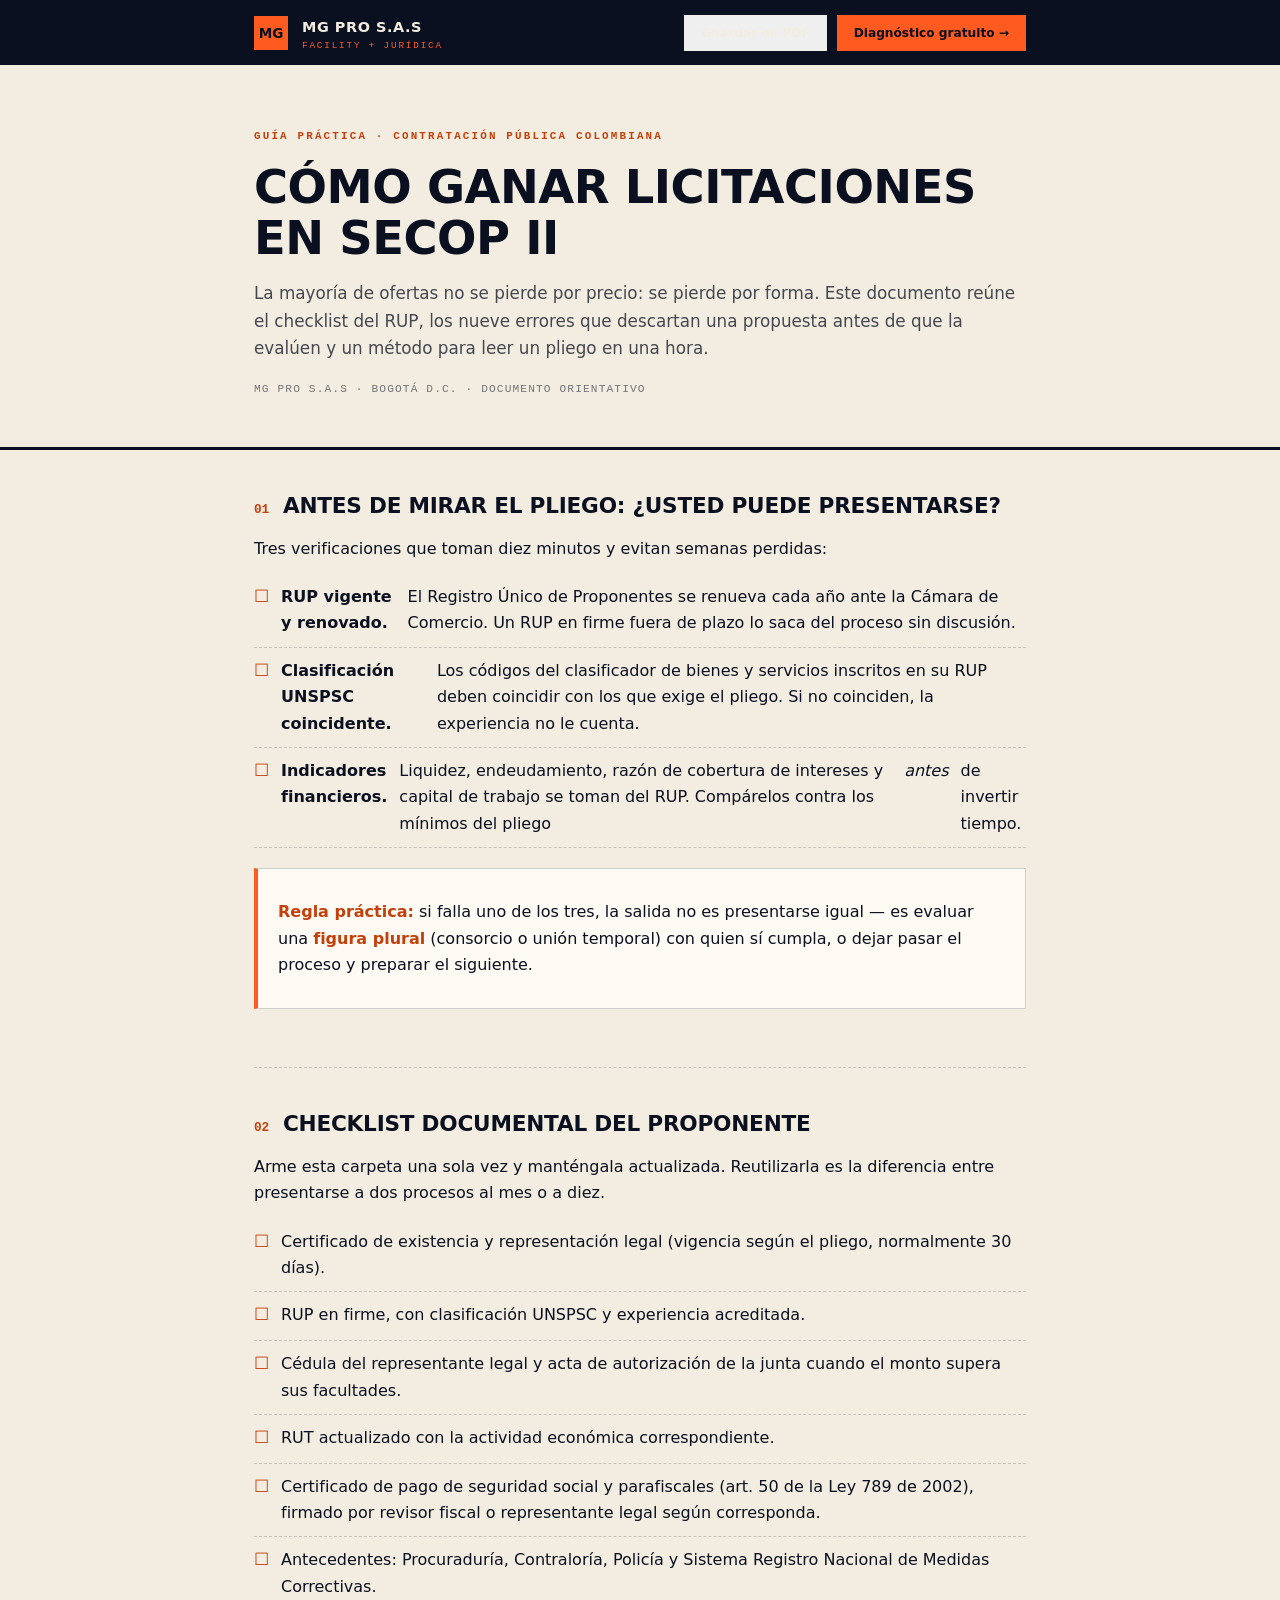
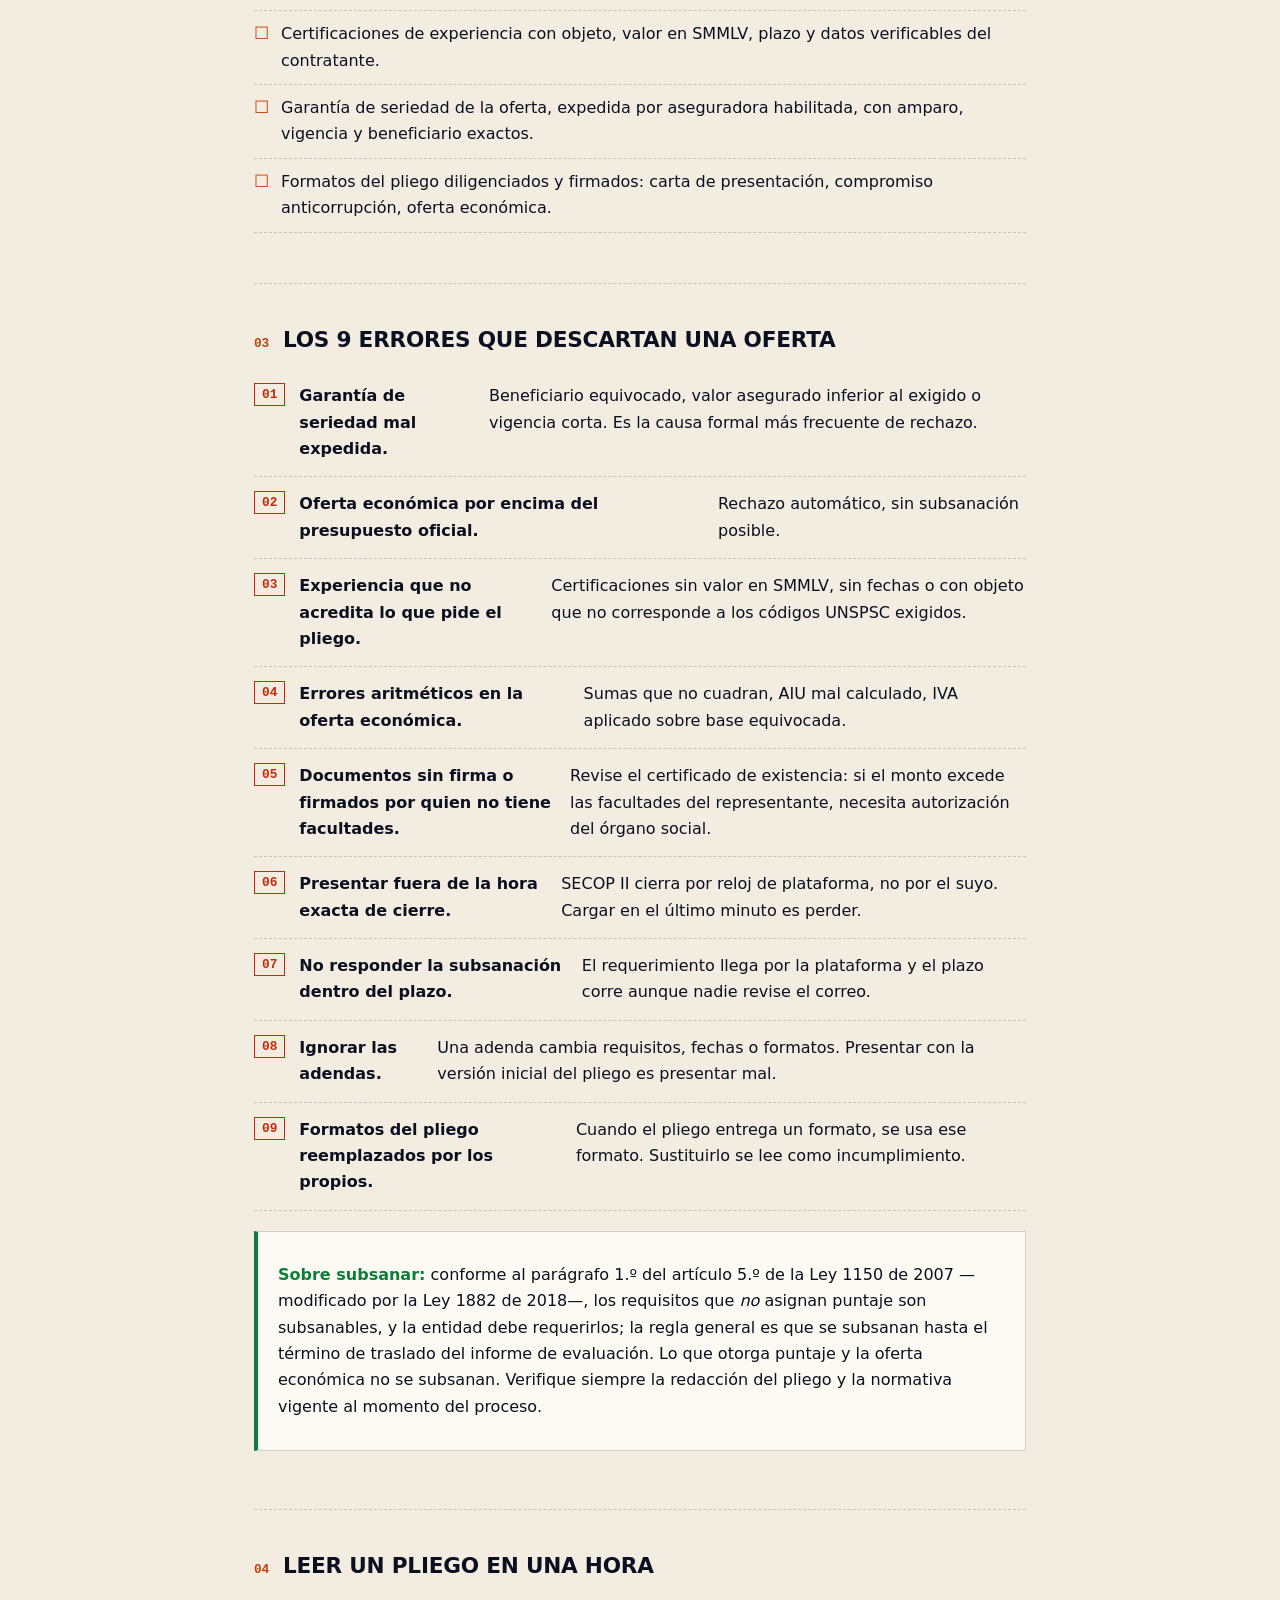
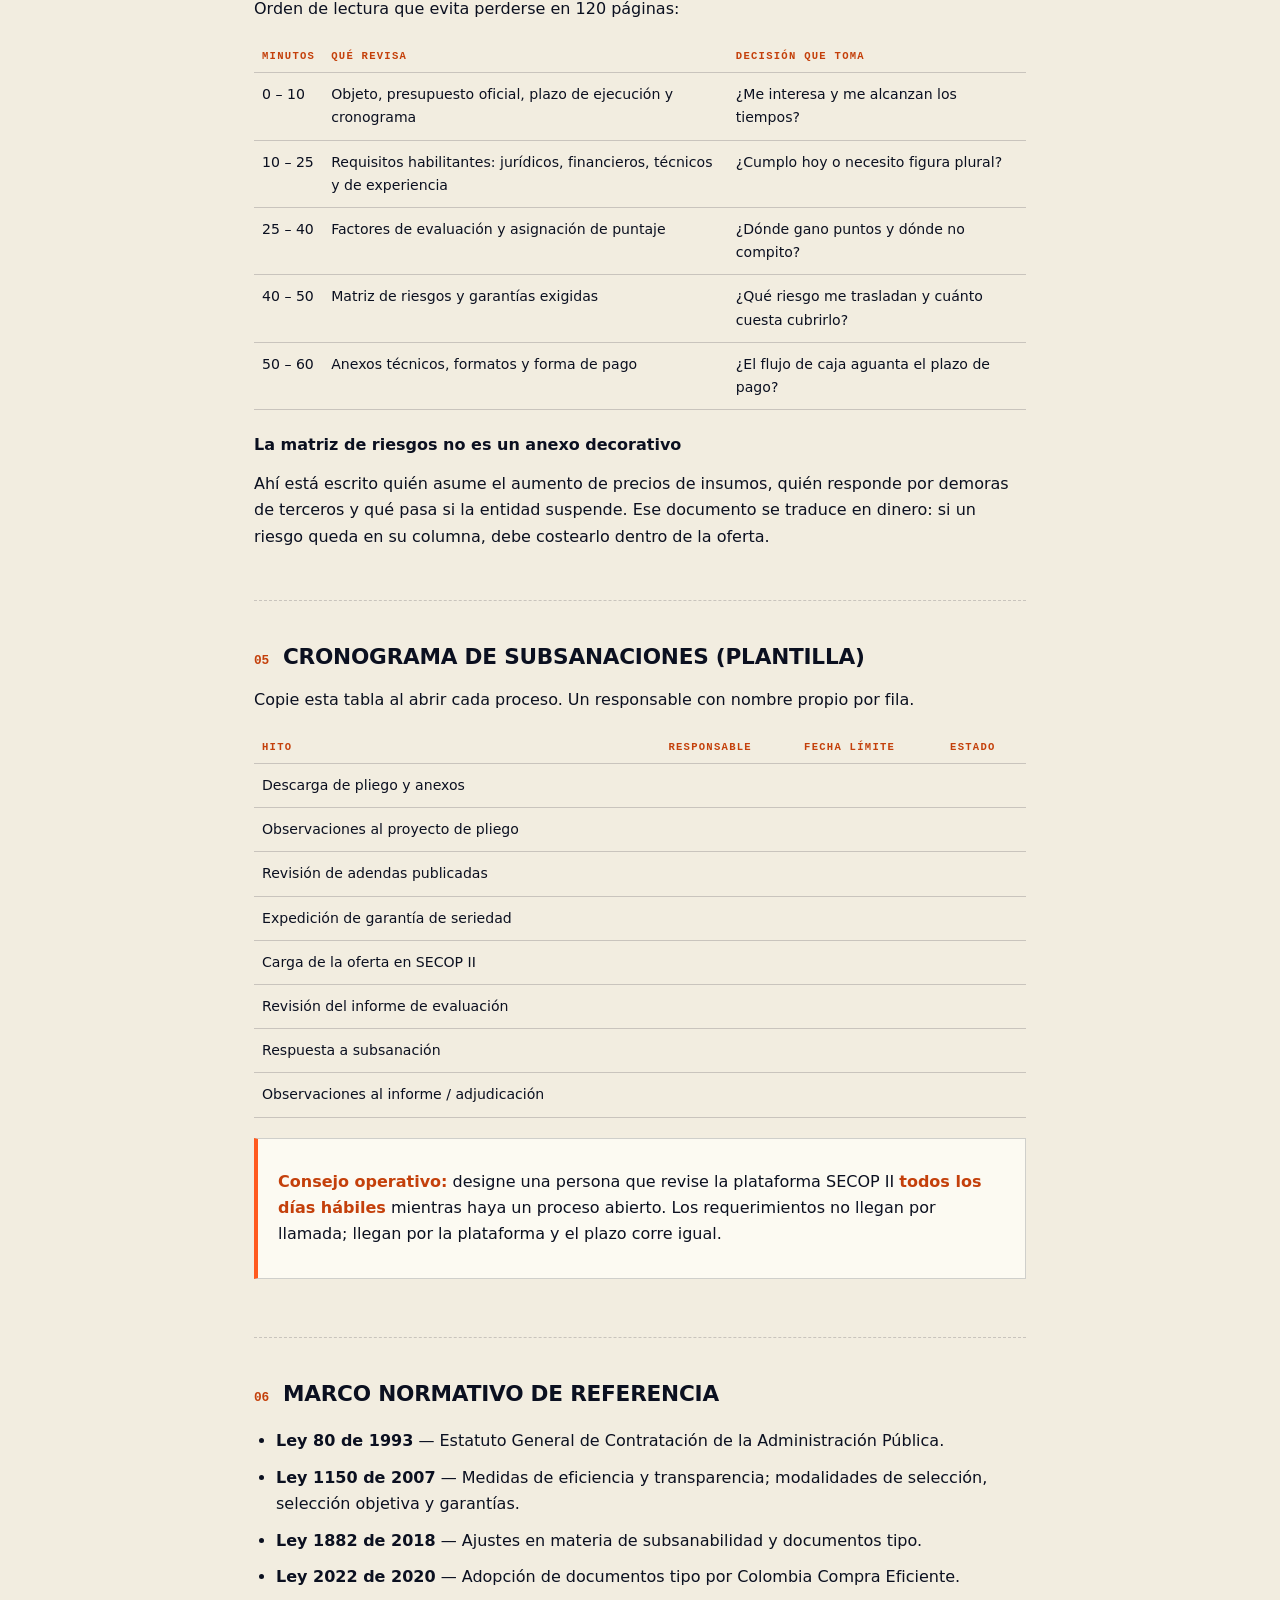
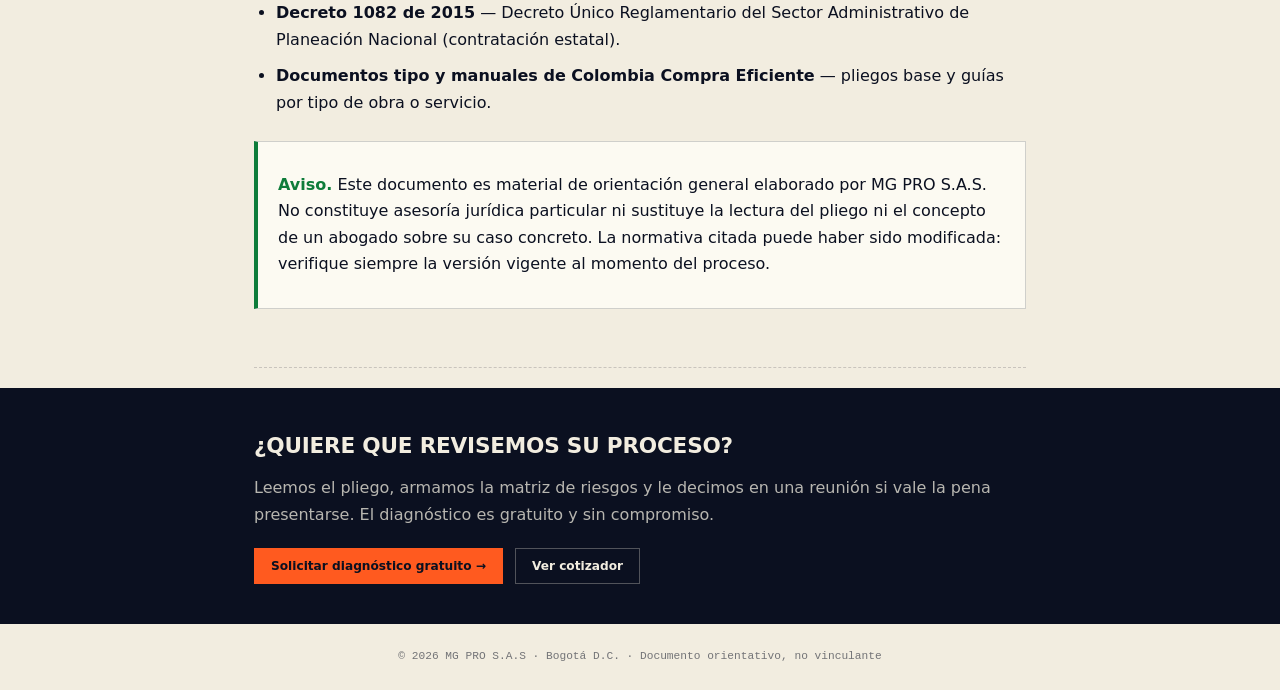
<file: mgpro/guia-secop-ii.html>
<!DOCTYPE html>
<html lang="es">
<head>
<meta charset="UTF-8">
<meta name="viewport" content="width=device-width, initial-scale=1.0">
<title>Guía: Cómo ganar licitaciones en SECOP II — MG PRO S.A.S</title>
<meta name="description" content="Checklist del RUP, los 9 errores que descartan una oferta y cómo leer un pliego en una hora. Guía práctica de MG PRO S.A.S.">
<meta name="robots" content="index, follow">
<link rel="icon" href="data:image/svg+xml,<svg xmlns='http://www.w3.org/2000/svg' viewBox='0 0 64 64'><rect width='64' height='64' fill='%23FF5A1F'/><text x='32' y='44' font-family='Arial Black,Arial' font-size='30' font-weight='900' text-anchor='middle' fill='%230B1020'>MG</text></svg>">
<style>
:root{--ink:#0B1020;--paper:#F2EDE0;--card:#FCFAF2;--orange:#FF5A1F;--orange2:#C4400B;--green2:#0E7C3A;--line:rgba(11,16,32,.18);
--mono:ui-monospace,SFMono-Regular,Menlo,monospace;--sans:system-ui,-apple-system,Segoe UI,sans-serif}
*{margin:0;padding:0;box-sizing:border-box}
body{font-family:var(--sans);background:var(--paper);color:var(--ink);line-height:1.65}
a{color:var(--orange2)}
.top{background:var(--ink);color:var(--paper);padding:14px 0;position:sticky;top:0;z-index:10}
.wrap{max-width:820px;margin:0 auto;padding:0 24px}
.top .wrap{display:flex;align-items:center;gap:14px;flex-wrap:wrap}
.mark{width:34px;height:34px;background:var(--orange);color:var(--ink);display:grid;place-items:center;font:900 .85rem var(--sans)}
.top b{font-size:.9rem;letter-spacing:.04em}
.top small{display:block;font:500 .58rem var(--mono);letter-spacing:.2em;color:var(--orange)}
.top .acciones{margin-left:auto;display:flex;gap:10px}
.btn{display:inline-block;font:600 .76rem var(--sans);padding:10px 16px;border:1px solid transparent;cursor:pointer;text-decoration:none}
.btn-o{background:var(--orange);color:var(--ink)}
.btn-g{border-color:rgba(242,237,224,.3);color:var(--paper)}
header.hero{padding:56px 0 40px;border-bottom:3px solid var(--ink)}
.kicker{font:600 .68rem var(--mono);letter-spacing:.2em;color:var(--orange2)}
h1{font-size:clamp(1.8rem,4.5vw,2.9rem);line-height:1.1;margin:14px 0 16px;text-transform:uppercase;font-weight:900;letter-spacing:-.01em}
.lead{font-size:1.05rem;color:rgba(11,16,32,.75)}
.meta{margin-top:20px;font:500 .7rem var(--mono);letter-spacing:.1em;color:rgba(11,16,32,.55)}
main{padding:12px 0 60px}
section{padding:38px 0;border-bottom:1px dashed var(--line)}
h2{font-size:1.35rem;text-transform:uppercase;letter-spacing:-.01em;margin-bottom:6px;display:flex;gap:14px;align-items:baseline}
h2 .n{font:600 .8rem var(--mono);color:var(--orange2)}
h3{font-size:1rem;margin:22px 0 8px}
p{margin:12px 0}
ul,ol{margin:12px 0 12px 22px}
li{padding:5px 0}
.check{list-style:none;margin-left:0}
.check li{display:flex;gap:12px;padding:10px 0;border-bottom:1px dashed var(--line);align-items:flex-start}
.check li::before{content:"☐";font-family:var(--mono);color:var(--orange2);font-size:1.05rem;flex-shrink:0}
.err-list{list-style:none;margin-left:0;counter-reset:e}
.err-list li{counter-increment:e;display:flex;gap:14px;padding:14px 0;border-bottom:1px dashed var(--line);align-items:flex-start}
.err-list li::before{content:counter(e,decimal-leading-zero);font:700 .8rem var(--mono);color:#C42B0B;border:1px solid currentColor;padding:3px 7px;flex-shrink:0}
.box{background:var(--card);border:1px solid var(--line);border-left:4px solid var(--orange);padding:18px 20px;margin:20px 0}
.box b{color:var(--orange2)}
.box.legal{border-left-color:var(--green2)}
.box.legal b{color:var(--green2)}
table{width:100%;border-collapse:collapse;margin:18px 0;font-size:.88rem}
th,td{text-align:left;padding:10px 8px;border-bottom:1px solid var(--line);vertical-align:top}
th{font:600 .66rem var(--mono);letter-spacing:.12em;text-transform:uppercase;color:var(--orange2)}
.cta{background:var(--ink);color:var(--paper);padding:40px 0;margin-top:20px}
.cta h2{color:var(--paper)}
.cta p{color:rgba(242,237,224,.75)}
.cta .fila{display:flex;gap:12px;flex-wrap:wrap;margin-top:20px}
footer{padding:26px 0;font:500 .7rem var(--mono);color:rgba(11,16,32,.55);text-align:center}
@media print{.top,.cta .fila,.no-print{display:none!important}body{background:#fff}section{page-break-inside:avoid}}
</style>
</head>
<body>
<div class="top no-print">
  <div class="wrap">
    <span class="mark">MG</span>
    <span><b>MG PRO S.A.S</b><small>FACILITY + JURÍDICA</small></span>
    <span class="acciones">
      <button class="btn btn-g" onclick="window.print()">Guardar en PDF</button>
      <a class="btn btn-o" href="index.html#contacto">Diagnóstico gratuito →</a>
    </span>
  </div>
</div>

<header class="hero">
  <div class="wrap">
    <span class="kicker">GUÍA PRÁCTICA · CONTRATACIÓN PÚBLICA COLOMBIANA</span>
    <h1>Cómo ganar licitaciones en SECOP II</h1>
    <p class="lead">La mayoría de ofertas no se pierde por precio: se pierde por forma. Este documento reúne el checklist del RUP, los nueve errores que descartan una propuesta antes de que la evalúen y un método para leer un pliego en una hora.</p>
    <p class="meta">MG PRO S.A.S · BOGOTÁ D.C. · DOCUMENTO ORIENTATIVO</p>
  </div>
</header>

<main class="wrap">

<section>
  <h2><span class="n">01</span> Antes de mirar el pliego: ¿usted puede presentarse?</h2>
  <p>Tres verificaciones que toman diez minutos y evitan semanas perdidas:</p>
  <ul class="check">
    <li><b>RUP vigente y renovado.</b> El Registro Único de Proponentes se renueva cada año ante la Cámara de Comercio. Un RUP en firme fuera de plazo lo saca del proceso sin discusión.</li>
    <li><b>Clasificación UNSPSC coincidente.</b> Los códigos del clasificador de bienes y servicios inscritos en su RUP deben coincidir con los que exige el pliego. Si no coinciden, la experiencia no le cuenta.</li>
    <li><b>Indicadores financieros.</b> Liquidez, endeudamiento, razón de cobertura de intereses y capital de trabajo se toman del RUP. Compárelos contra los mínimos del pliego <em>antes</em> de invertir tiempo.</li>
  </ul>
  <div class="box">
    <p><b>Regla práctica:</b> si falla uno de los tres, la salida no es presentarse igual — es evaluar una <b>figura plural</b> (consorcio o unión temporal) con quien sí cumpla, o dejar pasar el proceso y preparar el siguiente.</p>
  </div>
</section>

<section>
  <h2><span class="n">02</span> Checklist documental del proponente</h2>
  <p>Arme esta carpeta una sola vez y manténgala actualizada. Reutilizarla es la diferencia entre presentarse a dos procesos al mes o a diez.</p>
  <ul class="check">
    <li>Certificado de existencia y representación legal (vigencia según el pliego, normalmente 30 días).</li>
    <li>RUP en firme, con clasificación UNSPSC y experiencia acreditada.</li>
    <li>Cédula del representante legal y acta de autorización de la junta cuando el monto supera sus facultades.</li>
    <li>RUT actualizado con la actividad económica correspondiente.</li>
    <li>Certificado de pago de seguridad social y parafiscales (art. 50 de la Ley 789 de 2002), firmado por revisor fiscal o representante legal según corresponda.</li>
    <li>Antecedentes: Procuraduría, Contraloría, Policía y Sistema Registro Nacional de Medidas Correctivas.</li>
    <li>Certificaciones de experiencia con objeto, valor en SMMLV, plazo y datos verificables del contratante.</li>
    <li>Garantía de seriedad de la oferta, expedida por aseguradora habilitada, con amparo, vigencia y beneficiario exactos.</li>
    <li>Formatos del pliego diligenciados y firmados: carta de presentación, compromiso anticorrupción, oferta económica.</li>
  </ul>
</section>

<section>
  <h2><span class="n">03</span> Los 9 errores que descartan una oferta</h2>
  <ol class="err-list">
    <li><b>Garantía de seriedad mal expedida.</b> Beneficiario equivocado, valor asegurado inferior al exigido o vigencia corta. Es la causa formal más frecuente de rechazo.</li>
    <li><b>Oferta económica por encima del presupuesto oficial.</b> Rechazo automático, sin subsanación posible.</li>
    <li><b>Experiencia que no acredita lo que pide el pliego.</b> Certificaciones sin valor en SMMLV, sin fechas o con objeto que no corresponde a los códigos UNSPSC exigidos.</li>
    <li><b>Errores aritméticos en la oferta económica.</b> Sumas que no cuadran, AIU mal calculado, IVA aplicado sobre base equivocada.</li>
    <li><b>Documentos sin firma o firmados por quien no tiene facultades.</b> Revise el certificado de existencia: si el monto excede las facultades del representante, necesita autorización del órgano social.</li>
    <li><b>Presentar fuera de la hora exacta de cierre.</b> SECOP II cierra por reloj de plataforma, no por el suyo. Cargar en el último minuto es perder.</li>
    <li><b>No responder la subsanación dentro del plazo.</b> El requerimiento llega por la plataforma y el plazo corre aunque nadie revise el correo.</li>
    <li><b>Ignorar las adendas.</b> Una adenda cambia requisitos, fechas o formatos. Presentar con la versión inicial del pliego es presentar mal.</li>
    <li><b>Formatos del pliego reemplazados por los propios.</b> Cuando el pliego entrega un formato, se usa ese formato. Sustituirlo se lee como incumplimiento.</li>
  </ol>
  <div class="box legal">
    <p><b>Sobre subsanar:</b> conforme al parágrafo 1.º del artículo 5.º de la Ley 1150 de 2007 —modificado por la Ley 1882 de 2018—, los requisitos que <em>no</em> asignan puntaje son subsanables, y la entidad debe requerirlos; la regla general es que se subsanan hasta el término de traslado del informe de evaluación. Lo que otorga puntaje y la oferta económica no se subsanan. Verifique siempre la redacción del pliego y la normativa vigente al momento del proceso.</p>
  </div>
</section>

<section>
  <h2><span class="n">04</span> Leer un pliego en una hora</h2>
  <p>Orden de lectura que evita perderse en 120 páginas:</p>
  <table>
    <thead><tr><th>Minutos</th><th>Qué revisa</th><th>Decisión que toma</th></tr></thead>
    <tbody>
      <tr><td>0 – 10</td><td>Objeto, presupuesto oficial, plazo de ejecución y cronograma</td><td>¿Me interesa y me alcanzan los tiempos?</td></tr>
      <tr><td>10 – 25</td><td>Requisitos habilitantes: jurídicos, financieros, técnicos y de experiencia</td><td>¿Cumplo hoy o necesito figura plural?</td></tr>
      <tr><td>25 – 40</td><td>Factores de evaluación y asignación de puntaje</td><td>¿Dónde gano puntos y dónde no compito?</td></tr>
      <tr><td>40 – 50</td><td>Matriz de riesgos y garantías exigidas</td><td>¿Qué riesgo me trasladan y cuánto cuesta cubrirlo?</td></tr>
      <tr><td>50 – 60</td><td>Anexos técnicos, formatos y forma de pago</td><td>¿El flujo de caja aguanta el plazo de pago?</td></tr>
    </tbody>
  </table>
  <h3>La matriz de riesgos no es un anexo decorativo</h3>
  <p>Ahí está escrito quién asume el aumento de precios de insumos, quién responde por demoras de terceros y qué pasa si la entidad suspende. Ese documento se traduce en dinero: si un riesgo queda en su columna, debe costearlo dentro de la oferta.</p>
</section>

<section>
  <h2><span class="n">05</span> Cronograma de subsanaciones (plantilla)</h2>
  <p>Copie esta tabla al abrir cada proceso. Un responsable con nombre propio por fila.</p>
  <table>
    <thead><tr><th>Hito</th><th>Responsable</th><th>Fecha límite</th><th>Estado</th></tr></thead>
    <tbody>
      <tr><td>Descarga de pliego y anexos</td><td></td><td></td><td></td></tr>
      <tr><td>Observaciones al proyecto de pliego</td><td></td><td></td><td></td></tr>
      <tr><td>Revisión de adendas publicadas</td><td></td><td></td><td></td></tr>
      <tr><td>Expedición de garantía de seriedad</td><td></td><td></td><td></td></tr>
      <tr><td>Carga de la oferta en SECOP II</td><td></td><td></td><td></td></tr>
      <tr><td>Revisión del informe de evaluación</td><td></td><td></td><td></td></tr>
      <tr><td>Respuesta a subsanación</td><td></td><td></td><td></td></tr>
      <tr><td>Observaciones al informe / adjudicación</td><td></td><td></td><td></td></tr>
    </tbody>
  </table>
  <div class="box">
    <p><b>Consejo operativo:</b> designe una persona que revise la plataforma SECOP II <b>todos los días hábiles</b> mientras haya un proceso abierto. Los requerimientos no llegan por llamada; llegan por la plataforma y el plazo corre igual.</p>
  </div>
</section>

<section>
  <h2><span class="n">06</span> Marco normativo de referencia</h2>
  <ul>
    <li><b>Ley 80 de 1993</b> — Estatuto General de Contratación de la Administración Pública.</li>
    <li><b>Ley 1150 de 2007</b> — Medidas de eficiencia y transparencia; modalidades de selección, selección objetiva y garantías.</li>
    <li><b>Ley 1882 de 2018</b> — Ajustes en materia de subsanabilidad y documentos tipo.</li>
    <li><b>Ley 2022 de 2020</b> — Adopción de documentos tipo por Colombia Compra Eficiente.</li>
    <li><b>Decreto 1082 de 2015</b> — Decreto Único Reglamentario del Sector Administrativo de Planeación Nacional (contratación estatal).</li>
    <li><b>Documentos tipo y manuales de Colombia Compra Eficiente</b> — pliegos base y guías por tipo de obra o servicio.</li>
  </ul>
  <div class="box legal">
    <p><b>Aviso.</b> Este documento es material de orientación general elaborado por MG PRO S.A.S. No constituye asesoría jurídica particular ni sustituye la lectura del pliego ni el concepto de un abogado sobre su caso concreto. La normativa citada puede haber sido modificada: verifique siempre la versión vigente al momento del proceso.</p>
  </div>
</section>

</main>

<div class="cta">
  <div class="wrap">
    <h2>¿Quiere que revisemos su proceso?</h2>
    <p>Leemos el pliego, armamos la matriz de riesgos y le decimos en una reunión si vale la pena presentarse. El diagnóstico es gratuito y sin compromiso.</p>
    <div class="fila no-print">
      <a class="btn btn-o" href="index.html#contacto">Solicitar diagnóstico gratuito →</a>
      <a class="btn btn-g" href="index.html#cotizador">Ver cotizador</a>
    </div>
  </div>
</div>

<footer>© <span id="y">2026</span> MG PRO S.A.S · Bogotá D.C. · Documento orientativo, no vinculante</footer>
<script>document.getElementById('y').textContent=new Date().getFullYear();</script>
</body>
</html>
</file>
